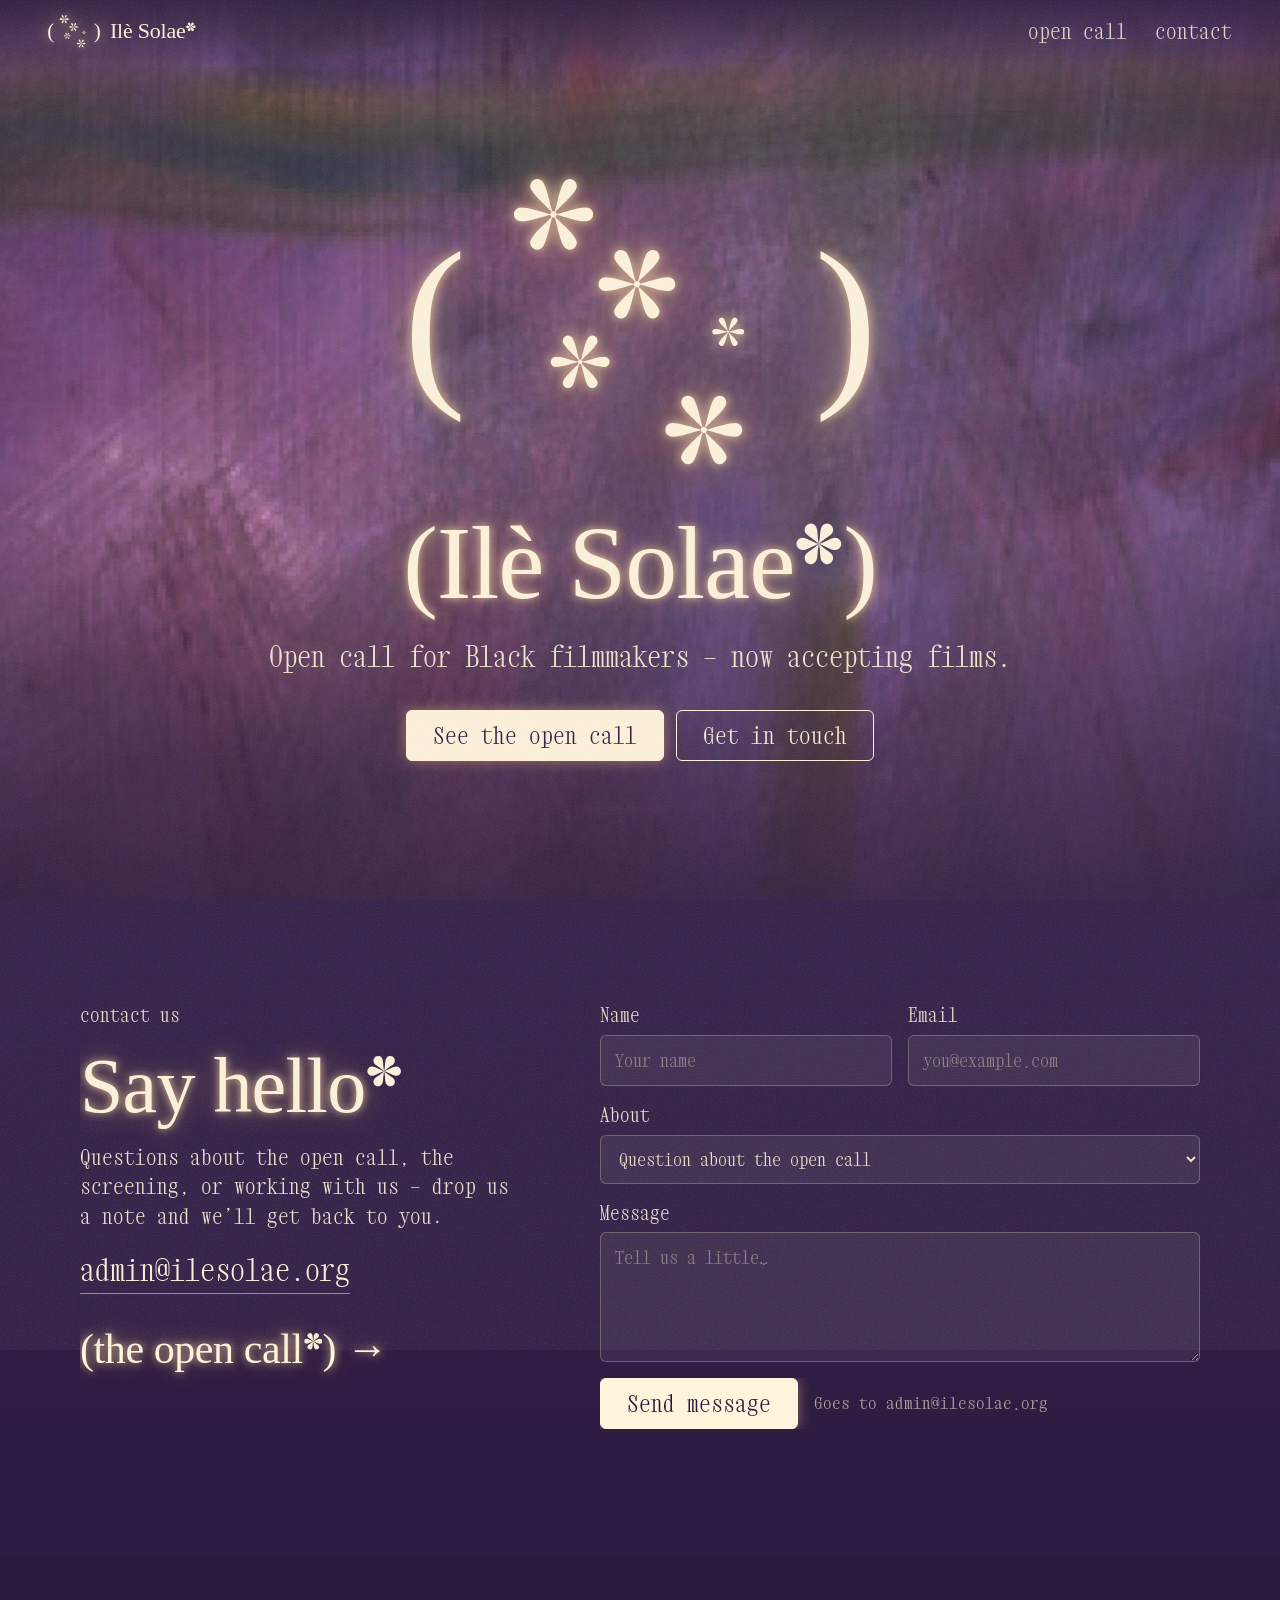
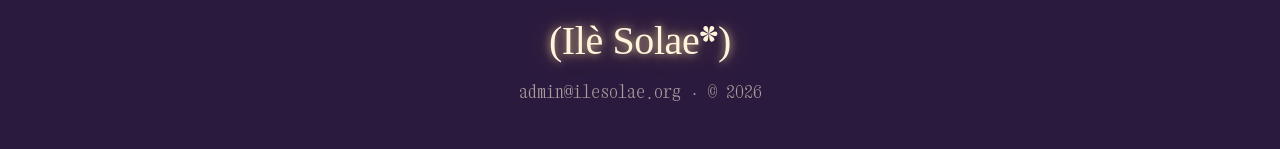
<file: index.html>
<!doctype html>
<html lang="en">
<head>
<meta charset="utf-8">
<meta name="viewport" content="width=device-width, initial-scale=1">
<title>Ilè Solae</title>
<meta name="description" content="Ilè Solae — get in touch. Open call for Black filmmakers: films from 30 seconds to 30 minutes, apply by 22nd November.">
<link rel="preconnect" href="https://fonts.googleapis.com">
<link rel="preconnect" href="https://fonts.gstatic.com" crossorigin>
<link href="https://fonts.googleapis.com/css2?family=Xanh+Mono&display=swap" rel="stylesheet">
<link rel="icon" href="assets/favicon.svg" type="image/svg+xml">
<link rel="icon" href="assets/favicon-32.png" sizes="32x32" type="image/png">
<link rel="apple-touch-icon" href="assets/apple-touch-icon.png">
<meta name="theme-color" content="#2a1a3d">
<link rel="stylesheet" href="assets/site.css?v=5">
</head>
<body>

<!-- Logo pieces (same on every page) -->
<svg width="0" height="0" style="position:absolute" aria-hidden="true">
  <defs>
    <path id="petal" d="M0 -2 C -2.5 -14 -9 -30 -9 -42 A 9 9 0 0 1 9 -42 C 9 -30 2.5 -14 0 -2 Z"/>
    <g id="petal-ast" transform="rotate(30)">
      <use href="#petal"/><use href="#petal" transform="rotate(60)"/><use href="#petal" transform="rotate(120)"/>
      <use href="#petal" transform="rotate(180)"/><use href="#petal" transform="rotate(240)"/><use href="#petal" transform="rotate(300)"/>
      <circle r="4"/>
    </g>
    <path id="petal-bold" d="M0 0 C -4 -14 -14 -28 -14 -37 A 14 14 0 0 1 14 -37 C 14 -28 4 -14 0 0 Z"/>
    <g id="ast-bold" transform="rotate(30)">
      <use href="#petal-bold"/><use href="#petal-bold" transform="rotate(60)"/><use href="#petal-bold" transform="rotate(120)"/>
      <use href="#petal-bold" transform="rotate(180)"/><use href="#petal-bold" transform="rotate(240)"/><use href="#petal-bold" transform="rotate(300)"/>
    </g>
    <text id="paren-l" x="-11" y="431" font-family="Georgia, 'Times New Roman', serif" font-weight="400" font-size="331">(</text>
    <text id="paren-r" x="713" y="431" font-family="Georgia, 'Times New Roman', serif" font-weight="400" font-size="331">)</text>
    <g id="logo-mark">
      <use href="#paren-l"/><use href="#paren-r"/>
      <use href="#petal-ast" transform="translate(253 135) scale(1.37)"/>
      <use href="#petal-ast" transform="translate(400 258) scale(1.33)"/>
      <use href="#petal-ast" transform="translate(300 395) scale(1.02)"/>
      <use href="#petal-ast" transform="translate(561 342) scale(.55)"/>
      <use href="#petal-ast" transform="translate(518 515) scale(1.33)"/>
    </g>
  </defs>
</svg>

<nav class="nav" id="nav">
  <a class="brand" href="#top" aria-label="Ilè Solae home">
    <svg class="mark-sm glow" viewBox="0 55 811 540" fill="currentColor" aria-hidden="true"><use href="#logo-mark"/></svg>
    <span class="wm">Ilè Solae<svg class="ast" viewBox="-52 -52 104 104" aria-hidden="true"><use href="#ast-bold"/></svg></span>
  </a>
  <ul>
    <li><a class="link" href="open-call.html"><span class="sqi">open call</span></a></li>
    <li><a class="link" href="#contact"><span class="sqi">contact</span></a></li>
  </ul>
</nav>

<div class="landing">
  <header class="hero" id="top">
    <div class="hero-inner">
      <svg class="mark glow" viewBox="0 55 811 540" fill="currentColor" role="img" aria-label="Ilè Solae logo: brackets holding glowing asterisks">
        <use href="#logo-mark"/>
      </svg>
      <h1 class="wm glow-text" aria-label="Ilè Solae">(Ilè Solae<svg class="ast" viewBox="-52 -52 104 104" aria-hidden="true"><use href="#ast-bold"/></svg>)</h1>
      <p class="lede sq">Open call for Black filmmakers — now accepting films.</p>
      <div class="btns">
        <a class="btn solid" href="open-call.html"><span class="sqi">See the open call</span></a>
        <a class="btn" href="#contact"><span class="sqi">Get in touch</span></a>
      </div>
    </div>
  </header>

  <main class="contact" id="contact" aria-labelledby="contact-title">
    <div class="contact-inner">
      <div class="aside">
        <p class="eyebrow sq">contact us</p>
        <h2 id="contact-title" class="wm glow-text">Say hello<svg class="ast" viewBox="-52 -52 104 104" aria-hidden="true"><use href="#ast-bold"/></svg></h2>
        <p class="sq">Questions about the open call, the screening, or working with us — drop us a note and we’ll get back to you.</p>
        <a class="mail-link sqi" href="mailto:admin@ilesolae.org">admin@ilesolae.org</a>
        <br>
        <a class="oc-link wm glow-text" href="open-call.html">(the open call<svg class="ast" viewBox="-52 -52 104 104" aria-hidden="true"><use href="#ast-bold"/></svg>) →</a>
      </div>

      <form id="contactForm">
        <div class="hp" aria-hidden="true" style="display:none"><input name="website" tabindex="-1" autocomplete="off"></div>
        <div class="row">
          <label><span class="sqi">Name</span>
            <input name="name" type="text" autocomplete="name" placeholder="Your name" required>
          </label>
          <label><span class="sqi">Email</span>
            <input name="email" type="email" autocomplete="email" placeholder="you@example.com" required>
          </label>
        </div>
        <label><span class="sqi">About</span>
          <select name="topic">
            <option>Question about the open call</option>
            <option>Screening</option>
            <option>Collaboration</option>
            <option>Something else</option>
          </select>
        </label>
        <label><span class="sqi">Message</span>
          <textarea name="message" placeholder="Tell us a little…" required></textarea>
        </label>
        <div class="form-foot">
          <button class="btn solid" type="submit"><span class="sqi">Send message</span></button>
          <div><span class="sq">Goes to admin@ilesolae.org</span></div>
        </div>
      </form>
    </div>
  </main>
</div>

<footer>
  <p class="wm glow-text" aria-label="Ilè Solae">(Ilè Solae<svg class="ast" viewBox="-52 -52 104 104" aria-hidden="true"><use href="#ast-bold"/></svg>)</p>
  <p class="sq">admin@ilesolae.org · © <span id="yr">2026</span></p>
</footer>

<!-- Send dialog: lets people send without an email app -->
<dialog id="dlg" aria-labelledby="dlg-title">
  <div class="dlg">
    <div class="dlg-head">
      <h3 id="dlg-title" class="wm glow-text">(send your message<svg class="ast" viewBox="-52 -52 104 104" aria-hidden="true"><use href="#ast-bold"/></svg>)</h3>
      <button class="close" type="button" data-close><span class="sqi">(close)</span></button>
    </div>
    <div class="panel" id="panelSend">
      <p class="hint sq" id="sendHint">Choose how to send it to admin@ilesolae.org — your message is already written.</p>
      <div class="ways">
        <a class="btn solid" id="viaGmail" target="_blank" rel="noopener"><span class="sqi">Send with Gmail</span></a>
        <a class="btn solid" id="viaOutlook" target="_blank" rel="noopener"><span class="sqi">Send with Outlook</span></a>
        <a class="btn" id="viaApp"><span class="sqi">Use my email app</span></a>
        <button class="btn" type="button" id="viaCopy"><span class="sqi">Copy it instead</span></button>
      </div>
      <p class="hint sq" id="copyNote" style="min-height:1.4em;margin:0"></p>
      <button class="close" type="button" id="backBtn" hidden><span class="sqi">← back</span></button>
    </div>
    <div class="panel center" id="panelDone" hidden>
      <svg class="done-mark glow" viewBox="-52 -52 104 104" fill="currentColor" aria-hidden="true"><use href="#petal-ast"/></svg>
      <p class="sq" style="margin:0 0 20px">Received — thank you. We’ll be in touch.</p>
      <button class="btn" type="button" data-close><span class="sqi">close</span></button>
    </div>
  </div>
</dialog>

<script src="assets/site.js?v=5"></script>
</body>
</html>
</file>
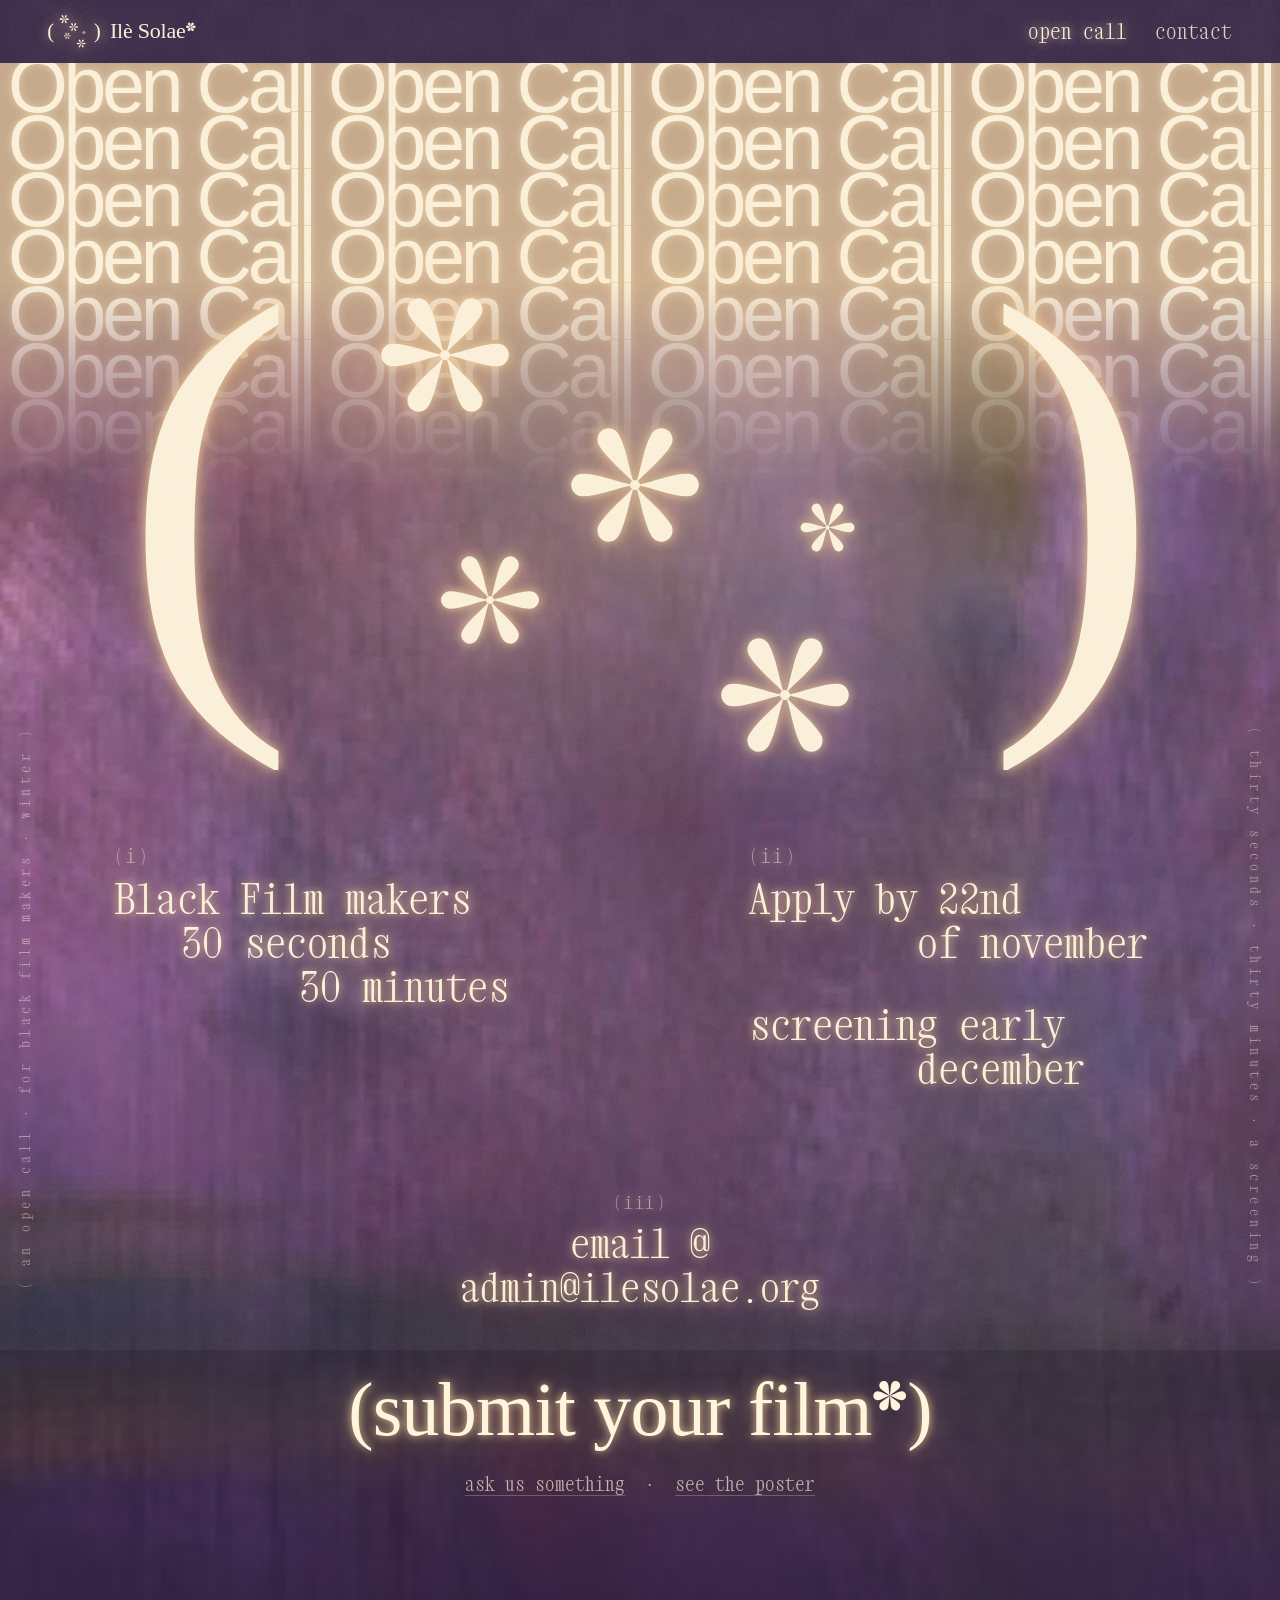
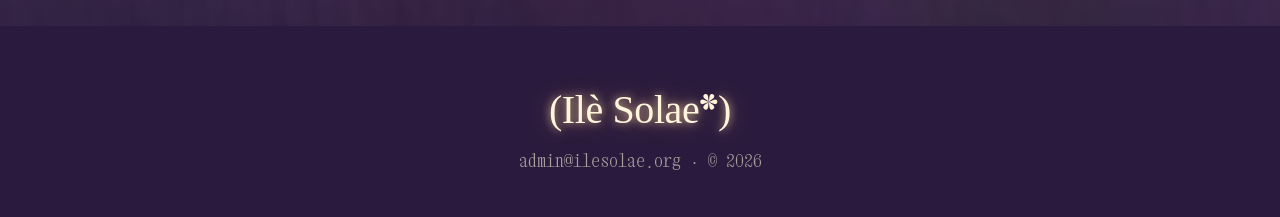
<file: open-call.html>
<!doctype html>
<html lang="en">
<head>
<meta charset="utf-8">
<meta name="viewport" content="width=device-width, initial-scale=1">
<title>Open Call · Ilè Solae</title>
<meta name="description" content="Ilè Solae open call for Black filmmakers. Films from 30 seconds to 30 minutes. Apply by 22nd November, screening early December.">
<link rel="preconnect" href="https://fonts.googleapis.com">
<link rel="preconnect" href="https://fonts.gstatic.com" crossorigin>
<link href="https://fonts.googleapis.com/css2?family=Xanh+Mono&display=swap" rel="stylesheet">
<link rel="icon" href="assets/favicon.svg" type="image/svg+xml">
<link rel="icon" href="assets/favicon-32.png" sizes="32x32" type="image/png">
<link rel="apple-touch-icon" href="assets/apple-touch-icon.png">
<meta name="theme-color" content="#2a1a3d">
<link rel="stylesheet" href="assets/site.css?v=5">
</head>
<body>

<!-- Logo pieces (same on every page) -->
<svg width="0" height="0" style="position:absolute" aria-hidden="true">
  <defs>
    <path id="petal" d="M0 -2 C -2.5 -14 -9 -30 -9 -42 A 9 9 0 0 1 9 -42 C 9 -30 2.5 -14 0 -2 Z"/>
    <g id="petal-ast" transform="rotate(30)">
      <use href="#petal"/><use href="#petal" transform="rotate(60)"/><use href="#petal" transform="rotate(120)"/>
      <use href="#petal" transform="rotate(180)"/><use href="#petal" transform="rotate(240)"/><use href="#petal" transform="rotate(300)"/>
      <circle r="4"/>
    </g>
    <path id="petal-bold" d="M0 0 C -4 -14 -14 -28 -14 -37 A 14 14 0 0 1 14 -37 C 14 -28 4 -14 0 0 Z"/>
    <g id="ast-bold" transform="rotate(30)">
      <use href="#petal-bold"/><use href="#petal-bold" transform="rotate(60)"/><use href="#petal-bold" transform="rotate(120)"/>
      <use href="#petal-bold" transform="rotate(180)"/><use href="#petal-bold" transform="rotate(240)"/><use href="#petal-bold" transform="rotate(300)"/>
    </g>
    <text id="paren-l" x="-11" y="431" font-family="Georgia, 'Times New Roman', serif" font-weight="400" font-size="331">(</text>
    <text id="paren-r" x="713" y="431" font-family="Georgia, 'Times New Roman', serif" font-weight="400" font-size="331">)</text>
    <g id="logo-mark">
      <use href="#paren-l"/><use href="#paren-r"/>
      <use href="#petal-ast" transform="translate(253 135) scale(1.37)"/>
      <use href="#petal-ast" transform="translate(400 258) scale(1.33)"/>
      <use href="#petal-ast" transform="translate(300 395) scale(1.02)"/>
      <use href="#petal-ast" transform="translate(561 342) scale(.55)"/>
      <use href="#petal-ast" transform="translate(518 515) scale(1.33)"/>
    </g>
  </defs>
</svg>

<nav class="nav solid" id="nav">
  <a class="brand" href="index.html" aria-label="Ilè Solae home">
    <svg class="mark-sm glow" viewBox="0 55 811 540" fill="currentColor" aria-hidden="true"><use href="#logo-mark"/></svg>
    <span class="wm">Ilè Solae<svg class="ast" viewBox="-52 -52 104 104" aria-hidden="true"><use href="#ast-bold"/></svg></span>
  </a>
  <ul>
    <li><a class="link" href="open-call.html" aria-current="page"><span class="sqi">open call</span></a></li>
    <li><a class="link" href="index.html#contact"><span class="sqi">contact</span></a></li>
  </ul>
</nav>

<main class="oc">
  <h1 class="visually-hidden">Open Call — Ilè Solae</h1>

  <div class="curtain" aria-hidden="true">
    <div class="curtain-col"><div class="track"></div></div>
    <div class="curtain-col"><div class="track"></div></div>
    <div class="curtain-col"><div class="track"></div></div>
    <div class="curtain-col"><div class="track"></div></div>
  </div>

  <span class="margin-text" aria-hidden="true">( an open call · for black film makers · winter )</span>
  <span class="margin-text r" aria-hidden="true">( thirty seconds · thirty minutes · a screening )</span>

  <div class="oc-stage">
    <!-- the logo, opened up: brackets holding drifting asterisks -->
    <div class="rite glow" aria-hidden="true">
      <svg class="paren l" viewBox="0 180 135 320" fill="currentColor"><use href="#paren-l"/></svg>
      <svg class="paren r" viewBox="676 180 135 320" fill="currentColor"><use href="#paren-r"/></svg>
      <svg class="star" style="--s:13%; left:24%; top:4%;  --d:16s"                viewBox="-52 -52 104 104" fill="currentColor"><use href="#petal-ast"/></svg>
      <svg class="star" style="--s:13%; left:43%; top:30%; --d:19s; --delay:-4s"  viewBox="-52 -52 104 104" fill="currentColor"><use href="#petal-ast"/></svg>
      <svg class="star" style="--s:10%; left:30%; top:56%; --d:14s; --delay:-7s"  viewBox="-52 -52 104 104" fill="currentColor"><use href="#petal-ast"/></svg>
      <svg class="star" style="--s:5.5%; left:66%; top:46%; --d:11s; --delay:-2s" viewBox="-52 -52 104 104" fill="currentColor"><use href="#petal-ast"/></svg>
      <svg class="star" style="--s:13%; left:58%; top:72%; --d:17s; --delay:-9s"  viewBox="-52 -52 104 104" fill="currentColor"><use href="#petal-ast"/></svg>
    </div>

    <div class="notes glow-text">
      <div class="note sq">
        <span class="numeral">(i)</span>
        <span>Black Film makers</span>
        <span class="i1">30 seconds</span>
        <span class="i2">30 minutes</span>
      </div>
      <div class="note right sq">
        <span class="numeral">(ii)</span>
        <span>Apply by 22nd</span>
        <span class="i3">of november</span>
        <span class="gap">screening early</span>
        <span class="i3">december</span>
      </div>
    </div>

    <div class="summons">
      <div class="mail glow-text sq">
        <span class="numeral">(iii)</span>
        email @<br><a href="mailto:admin@ilesolae.org">admin@ilesolae.org</a>
      </div>
      <button class="invoke" type="button" data-open-submit>(submit your film<svg class="ast" viewBox="-52 -52 104 104" aria-hidden="true"><use href="#ast-bold"/></svg>)</button>
      <div class="aside-links sq">
        <a href="index.html#contact">ask us something</a> &nbsp;·&nbsp; <a href="assets/open-call-poster.jpg" target="_blank" rel="noopener">see the poster</a>
      </div>
    </div>
  </div>
</main>

<footer>
  <p class="wm glow-text" aria-label="Ilè Solae">(Ilè Solae<svg class="ast" viewBox="-52 -52 104 104" aria-hidden="true"><use href="#ast-bold"/></svg>)</p>
  <p class="sq">admin@ilesolae.org · © <span id="yr">2026</span></p>
</footer>

<!-- Submission + send dialog -->
<dialog id="dlg" aria-labelledby="dlg-title">
  <div class="dlg">
    <div class="dlg-head">
      <h3 id="dlg-title" class="wm glow-text">(submit your film<svg class="ast" viewBox="-52 -52 104 104" aria-hidden="true"><use href="#ast-bold"/></svg>)</h3>
      <button class="close" type="button" data-close><span class="sqi">(close)</span></button>
    </div>

    <div class="panel" id="panelForm">
      <p class="hint sq">Black filmmakers · 30 seconds – 30 minutes · by 22nd November</p>
      <form id="submitForm">
        <div class="hp" aria-hidden="true" style="display:none"><input name="website" tabindex="-1" autocomplete="off"></div>
        <div class="row">
          <label><span class="sqi">Your name</span><input name="name" autocomplete="name" required></label>
          <label><span class="sqi">Email</span><input name="email" type="email" autocomplete="email" required></label>
        </div>
        <div class="row">
          <label><span class="sqi">Film title</span><input name="title" required></label>
          <label><span class="sqi">Running time</span><input name="runtime" placeholder="e.g. 12 min" required></label>
        </div>
        <label><span class="sqi">Link to watch</span><input name="link" type="url" placeholder="https://vimeo.com/…" required></label>
        <label><span class="sqi">A few words about you &amp; the film</span><textarea name="about" required></textarea></label>
        <div class="form-foot">
          <button class="btn solid" type="submit"><span class="sqi">Continue</span></button>
          <div><span class="sq">Share a link (Vimeo, YouTube, Drive…) — password too, if it has one.</span></div>
        </div>
      </form>
    </div>

    <div class="panel" id="panelSend" hidden>
      <p class="hint sq" id="sendHint">Choose how to send it to admin@ilesolae.org — your message is already written.</p>
      <div class="ways">
        <a class="btn solid" id="viaGmail" target="_blank" rel="noopener"><span class="sqi">Send with Gmail</span></a>
        <a class="btn solid" id="viaOutlook" target="_blank" rel="noopener"><span class="sqi">Send with Outlook</span></a>
        <a class="btn" id="viaApp"><span class="sqi">Use my email app</span></a>
        <button class="btn" type="button" id="viaCopy"><span class="sqi">Copy it instead</span></button>
      </div>
      <p class="hint sq" id="copyNote" style="min-height:1.4em;margin:0"></p>
      <button class="close" type="button" id="backBtn" style="margin-top:6px"><span class="sqi">← back</span></button>
    </div>

    <div class="panel center" id="panelDone" hidden>
      <svg class="done-mark glow" viewBox="-52 -52 104 104" fill="currentColor" aria-hidden="true"><use href="#petal-ast"/></svg>
      <p class="sq" style="margin:0 0 20px">Received — thank you. We’ll be in touch.</p>
      <button class="btn" type="button" data-close><span class="sqi">close</span></button>
    </div>
  </div>
</dialog>

<script src="assets/site.js?v=5"></script>
</body>
</html>
</file>
<file: assets/site.css>
/* ---- Palette (placeholder colours — change these to restyle everything, logo included) ---- */
:root {
  --cream: #fff4dc;
  --glow: rgba(255, 222, 160, .85);
  --glow-soft: rgba(255, 200, 130, .45);
  --tan: #c7a98a;
  --plum: #4b2f6e;
  --plum-deep: #2a1a3d;
  --ink: #1c1128;

  /* Fonts (the brand's own):
     wordmark + headings → Georgia Regular
     Open Call curtain   → Helvetica (stand-in for Area Regular until we have its web files)
     details             → Xanh Mono     (Google Fonts) */
  --serif: Georgia, "Times New Roman", serif;
  --sans: "Helvetica Neue", Helvetica, Arial, sans-serif;
  --mono: "Xanh Mono", "Courier New", monospace;
  --squeeze: 1;   /* .sq / .sqi used to squeeze the old typewriter font; 1 = no squeeze */

  --r-sm: 6px;   /* buttons, inputs */
  --r-md: 10px;  /* dialog */
}
* { box-sizing: border-box; }
html { scroll-behavior: smooth; }
body {
  margin: 0;
  background: var(--plum-deep);
  color: var(--cream);
  font-family: var(--mono);
  font-size: 21px;
  line-height: 1.4;
  overflow-x: clip;
  -webkit-font-smoothing: antialiased;
}
/* film grain over everything, like the poster */
body::after {
  content: "";
  position: fixed; inset: -50%;
  pointer-events: none;
  z-index: 100;
  opacity: .14;
  background-image: url("data:image/svg+xml,%3Csvg xmlns='http://www.w3.org/2000/svg' width='160' height='160'%3E%3Cfilter id='n'%3E%3CfeTurbulence type='fractalNoise' baseFrequency='.9' numOctaves='2' stitchTiles='stitch'/%3E%3C/filter%3E%3Crect width='100%25' height='100%25' filter='url(%23n)'/%3E%3C/svg%3E");
}
a { color: inherit; }
img { max-width: 100%; height: auto; display: block; }
svg { color: var(--cream); }
.visually-hidden { position: absolute !important; width: 1px; height: 1px; overflow: hidden; clip: rect(0 0 0 0); white-space: nowrap; }

/* Condensed typewriter, like the poster's details text.
   .sq  — a block of text (wraps at full width, then squeezed to fit)
   .sqi — a short inline label */
.sq {
  display: block;
  width: calc(100% / var(--squeeze));
  transform: scaleX(var(--squeeze));
  transform-origin: left top;
}
.sqi { display: inline-block; transform: scaleX(var(--squeeze)); transform-origin: left center; white-space: nowrap; }

.glow { filter: drop-shadow(0 0 6px var(--glow)) drop-shadow(0 0 22px var(--glow-soft)); }
.glow-text { text-shadow: 0 0 8px var(--glow), 0 0 28px var(--glow-soft); }

/* the petal asterisk used inside the wordmark */
.ast {
  display: inline-block;
  width: .44em; height: .44em;
  vertical-align: .3em;
  margin: 0 .01em 0 .02em;
  fill: currentColor;
}
.wm {
  font-family: var(--serif);
  font-weight: 400;
  letter-spacing: -.01em;
  white-space: nowrap;
}

/* ---------- nav ---------- */
.nav {
  position: fixed; top: 0; left: 0; right: 0;
  z-index: 50;
  display: flex; align-items: center; justify-content: space-between;
  padding: 14px clamp(16px, 4vw, 48px);
  background: linear-gradient(to bottom, rgba(42,26,61,.85), rgba(42,26,61,0));
  transition: background .3s;
}
.nav.scrolled, .nav.solid { background: rgba(42,26,61,.92); backdrop-filter: blur(8px); }
.brand { display: flex; align-items: center; gap: 10px; text-decoration: none; }
.brand svg.mark-sm { width: 52px; height: auto; }
.brand .wm { font-size: 22px; }
.nav ul { list-style: none; display: flex; gap: clamp(16px, 2.4vw, 28px); margin: 0; padding: 0; }
.nav a.link { text-decoration: none; font-size: 21px; opacity: .85; }
.nav a.link:hover, .nav a.link[aria-current] { opacity: 1; text-shadow: 0 0 10px var(--glow); }

/* ---------- buttons ---------- */
.btns { display: flex; gap: 12px; justify-content: center; flex-wrap: wrap; }
.btn {
  display: inline-flex; align-items: center; justify-content: center;
  font-family: var(--mono);
  font-size: 23px;
  line-height: 1;
  text-decoration: none;
  padding: 13px 4px;
  border-radius: var(--r-sm);
  border: 1px solid var(--cream);
  color: var(--cream);
  background: transparent;
  cursor: pointer;
  transition: box-shadow .25s;
}
.btn .sqi { transform-origin: center; }
.btn:hover, .btn:focus-visible { box-shadow: 0 0 18px var(--glow-soft); outline: none; }
.btn.solid { background: var(--cream); color: var(--plum-deep); box-shadow: 0 0 14px var(--glow-soft); }
.btn.solid:hover { box-shadow: 0 0 30px var(--glow); }

/* ======================================================================
   LANDING PAGE
   ====================================================================== */
/* one painted backdrop that stays still behind hero + contact,
   so scrolling just dims into the contact section — no hard edge */
.landing {
  background: url("painting-top.jpg") center / cover no-repeat fixed, var(--plum);
}
.hero {
  position: relative;
  min-height: 100svh;
  display: grid; place-items: center;
  text-align: center;
  padding: 110px 16px 80px;
}
.hero::before {
  content: ""; position: absolute; inset: 0;
  background: radial-gradient(ellipse at center, rgba(42,26,61,0) 30%, rgba(42,26,61,.55) 100%);
}
/* soft fade out of the hero into the contact section */
.hero::after {
  content: ""; position: absolute; left: 0; right: 0; bottom: 0; height: 40%;
  background: linear-gradient(to bottom, transparent, rgba(42,26,61,.82));
}
.hero-inner { position: relative; z-index: 1; max-width: 760px; width: 100%; }
.hero .mark { width: min(460px, 80vw); margin: 0 auto; animation: breathe 6s ease-in-out infinite; }
@keyframes breathe { 0%,100% { opacity: 1; } 50% { opacity: .85; } }
.hero h1 { font-size: clamp(46px, 9.5vw, 104px); line-height: 1; margin: 28px 0 0; font-weight: 400; }
.hero .lede { margin: 22px 0 34px; font-size: clamp(22px, 2.8vw, 28px); opacity: .92; }

.contact {
  position: relative;
  padding: clamp(60px, 8vw, 110px) clamp(16px, 4vw, 48px) clamp(80px, 10vw, 130px);
  background: linear-gradient(to bottom, rgba(42,26,61,.82), rgba(42,26,61,.9));
}
.contact-inner {
  max-width: 1120px; margin: 0 auto;
  display: grid; grid-template-columns: .85fr 1.15fr; gap: clamp(28px, 6vw, 80px);
}
.aside { overflow: hidden; }
.eyebrow { font-size: 19px; opacity: .75; margin: 0 0 8px; }
.contact h2 { font-size: clamp(48px, 6.4vw, 78px); line-height: 1; margin: 0 0 18px; font-weight: 400; }
.contact .aside .sq { margin: 0 0 18px; opacity: .92; }
.mail-link {
  font-size: clamp(24px, 2.8vw, 30px);
  text-decoration: none; border-bottom: 1px solid rgba(255,244,220,.5); padding-bottom: 2px;
}
.mail-link:hover { border-color: var(--cream); text-shadow: 0 0 10px var(--glow); }
.oc-link {
  display: inline-block; margin-top: 34px;
  font-size: clamp(30px, 3.6vw, 42px); line-height: 1; text-decoration: none;
  transition: text-shadow .3s;
}
.oc-link:hover { text-shadow: 0 0 10px var(--glow), 0 0 40px var(--glow-soft); }

/* ---------- forms ---------- */
form { display: grid; gap: 16px; }
.row { display: grid; grid-template-columns: 1fr 1fr; gap: 16px; }
label { display: grid; gap: 6px; font-size: 19px; opacity: .92; }
input, select, textarea {
  font: inherit; font-size: 18px;
  color: var(--cream);
  background: rgba(255,244,220,.07);
  border: 1px solid rgba(255,244,220,.28);
  border-radius: var(--r-sm);
  padding: 12px 14px;
  width: 100%;
  transition: border-color .2s, box-shadow .2s;
}
select option { color: var(--ink); }
textarea { min-height: 130px; resize: vertical; }
input::placeholder, textarea::placeholder { color: rgba(255,244,220,.45); }
input:focus, select:focus, textarea:focus { outline: none; border-color: var(--cream); box-shadow: 0 0 16px var(--glow-soft); }
.form-foot { display: grid; grid-template-columns: auto 1fr; align-items: center; gap: 16px; overflow: hidden; }
.form-foot .sq { font-size: 17px; opacity: .65; }

/* ======================================================================
   OPEN CALL PAGE — the poster, come to life
   ====================================================================== */
.oc {
  position: relative;
  min-height: 100svh;
  overflow: hidden;
  background: var(--plum);
  isolation: isolate;
}
.oc::before {
  content: ""; position: absolute; inset: 0; z-index: -2;
  background: url("painting-top.jpg") center / cover no-repeat;
  transform: scaleY(-1);
}
.oc::after {
  content: ""; position: absolute; inset: 0; z-index: -1;
  background:
    radial-gradient(ellipse 60% 30% at 50% 30%, rgba(255,214,150,.3), transparent 70%),
    linear-gradient(to bottom, transparent 60%, rgba(42,26,61,.8));
}

/* the tan "Open Call" curtain. Type is sized from the column width so the full
   words "Open Call" always fit in each column, at any screen size. */
.curtain {
  --cols: 4;
  position: absolute; top: 0; left: 0; right: 0;
  height: clamp(320px, 54svh, 720px);
  background: var(--tan);
  display: grid; grid-template-columns: repeat(var(--cols), 1fr);
  -webkit-mask-image: linear-gradient(to bottom, #000 58%, transparent 100%);
          mask-image: linear-gradient(to bottom, #000 58%, transparent 100%);
  z-index: -1;
}
.curtain-col {
  position: relative;
  overflow: hidden;
  font-family: var(--sans);
  font-weight: 400;
  font-size: calc((100vw / var(--cols) - 24px) / 4.3);
  padding-left: 8px;
  line-height: .74;
  letter-spacing: -.055em;
  white-space: nowrap;
  color: var(--cream);
  filter: drop-shadow(0 0 4px rgba(255,236,190,.6));
}
.track { animation: rise 80s linear infinite; }
.curtain-col:nth-child(even) .track { animation-direction: reverse; animation-duration: 100s; }
.track span { display: block; }
@keyframes rise { from { transform: translateY(0); } to { transform: translateY(-50%); } }

.oc-stage {
  position: relative;
  max-width: 1180px;
  margin: 0 auto;
  padding: clamp(150px, 30svh, 380px) clamp(20px, 5vw, 64px) clamp(90px, 10vw, 140px);
}

/* brackets + drifting asterisks */
.rite {
  position: relative;
  height: clamp(260px, 40vw, 500px);
  max-width: 1000px;
  margin: 0 auto;
}
.rite .paren { position: absolute; top: 0; height: 100%; width: auto; }
.rite .paren.l { left: 0; }
.rite .paren.r { right: 0; }
.rite .star {
  position: absolute;
  width: var(--s); height: auto; aspect-ratio: 1;
  animation: drift var(--d, 14s) ease-in-out infinite;
  animation-delay: var(--delay, 0s);
}
@keyframes drift {
  0%, 100% { transform: translate(0, 0) rotate(0deg); }
  33%      { transform: translate(6px, -12px) rotate(14deg); }
  66%      { transform: translate(-5px, 6px) rotate(-8deg); }
}

/* the poster's scattered, stepped notes */
.notes {
  display: grid;
  grid-template-columns: 1fr 1fr;
  gap: 40px clamp(20px, 5vw, 60px);
  margin-top: clamp(40px, 6vw, 80px);
  font-size: clamp(28px, 3.4vw, 42px);
  line-height: 1.05;
}
.note span { display: block; }
.numeral { display: block; font-size: .45em; opacity: .55; margin-bottom: .5em; letter-spacing: .1em; }
.note .i1 { padding-left: 1.6em; }
.note .i2 { padding-left: 4.4em; }
.note .i3 { padding-left: 4em; }
.note.right { padding-left: 16%; }
.note.right .gap { margin-top: .9em; }

.summons { text-align: center; margin-top: clamp(64px, 8vw, 110px); }
.summons .mail { font-size: clamp(26px, 3.2vw, 40px); line-height: 1.1; }
.summons .mail a { text-decoration: none; }
.summons .mail a:hover { text-shadow: 0 0 12px var(--glow); }
.invoke {
  margin-top: clamp(36px, 5vw, 56px);
  font-family: var(--serif); font-weight: 400;
  letter-spacing: -.01em;
  font-size: clamp(40px, 6vw, 76px);
  line-height: 1;
  color: var(--cream);
  background: none; border: 0; padding: 6px 10px;
  cursor: pointer;
  transition: text-shadow .4s, letter-spacing .4s;
  text-shadow: 0 0 8px var(--glow), 0 0 28px var(--glow-soft);
}
.invoke:hover, .invoke:focus-visible {
  outline: none;
  letter-spacing: -.01em;
  text-shadow: 0 0 10px var(--glow), 0 0 40px var(--glow), 0 0 80px var(--glow-soft);
}
.invoke .ast { animation: spin 18s linear infinite; }
@keyframes spin { to { transform: rotate(360deg); } }
.summons .aside-links { margin-top: 18px; font-size: 19px; opacity: .7; }
.summons .aside-links a { text-decoration: none; border-bottom: 1px solid rgba(255,244,220,.35); }
.summons .aside-links a:hover { opacity: 1; border-color: var(--cream); }

.margin-text {
  position: absolute; top: 62%; left: clamp(6px, 1.2vw, 18px);
  writing-mode: vertical-rl; transform: translateY(-50%) rotate(180deg);
  font-size: 14px; letter-spacing: .32em; opacity: .5; white-space: nowrap;
}
.margin-text.r { left: auto; right: clamp(6px, 1.2vw, 18px); transform: translateY(-50%); }

/* ---------- submission / send dialog ---------- */
dialog {
  width: min(600px, calc(100vw - 24px));
  max-height: calc(100svh - 24px);
  padding: 0;
  border: 1px solid rgba(255,244,220,.25);
  border-radius: var(--r-md);
  color: var(--cream);
  background:
    radial-gradient(ellipse at 50% 0%, rgba(255,214,150,.16), transparent 60%),
    rgba(36,22,52,.97);
  box-shadow: 0 0 60px rgba(255,200,130,.18), 0 40px 120px rgba(0,0,0,.5);
}
dialog::backdrop { background: rgba(20,10,30,.72); backdrop-filter: blur(4px); }
.dlg { padding: clamp(22px, 4vw, 36px); overflow: hidden; }
.dlg-head { display: flex; justify-content: space-between; align-items: flex-start; gap: 12px; margin-bottom: 18px; }
.dlg-head h3 { font-size: clamp(30px, 5vw, 42px); line-height: 1; margin: 0; font-weight: 400; }
.close {
  font: inherit; font-size: 19px; color: var(--cream); opacity: .7;
  background: none; border: 0; cursor: pointer; padding: 4px;
}
.close:hover, .close:focus-visible { opacity: 1; outline: none; text-shadow: 0 0 10px var(--glow); }
.dlg .hint { font-size: 18px; opacity: .75; margin: 0 0 18px; }
.panel[hidden] { display: none; }
.ways { display: grid; grid-template-columns: 1fr 1fr; gap: 10px; margin: 6px 0 14px; }
.ways .btn { width: 100%; }
.done-mark { width: 90px; margin: 10px auto 18px; display: block; animation: spin 24s linear infinite; }
.center { text-align: center; }

/* ---------- footer ---------- */
footer { text-align: center; padding: 56px 16px 44px; background: var(--plum-deep); overflow: hidden; }
footer .wm { font-size: 40px; margin: 0 0 10px; }
footer .sq { font-size: 18px; opacity: .6; margin: 0; }

@media (max-width: 860px) {
  .contact-inner { grid-template-columns: 1fr; }
  .curtain { --cols: 2; }
  .notes { grid-template-columns: 1fr; }
  .note.right { padding-left: 0; }
  .margin-text { display: none; }
}
@media (max-width: 560px) {
  .nav .brand .wm { display: none; }
  .row, .form-foot, .ways { grid-template-columns: 1fr; }
  .note .i2 { padding-left: 3em; }
}
@media (prefers-reduced-motion: reduce) {
  html { scroll-behavior: auto; }
  .hero .mark, .track, .rite .star, .invoke .ast, .done-mark { animation: none; }
}

/* spam trap: hidden from people, bots fill it in */
.hp { display: none !important; }
.btn:disabled { opacity: .65; cursor: progress; }
</file>
